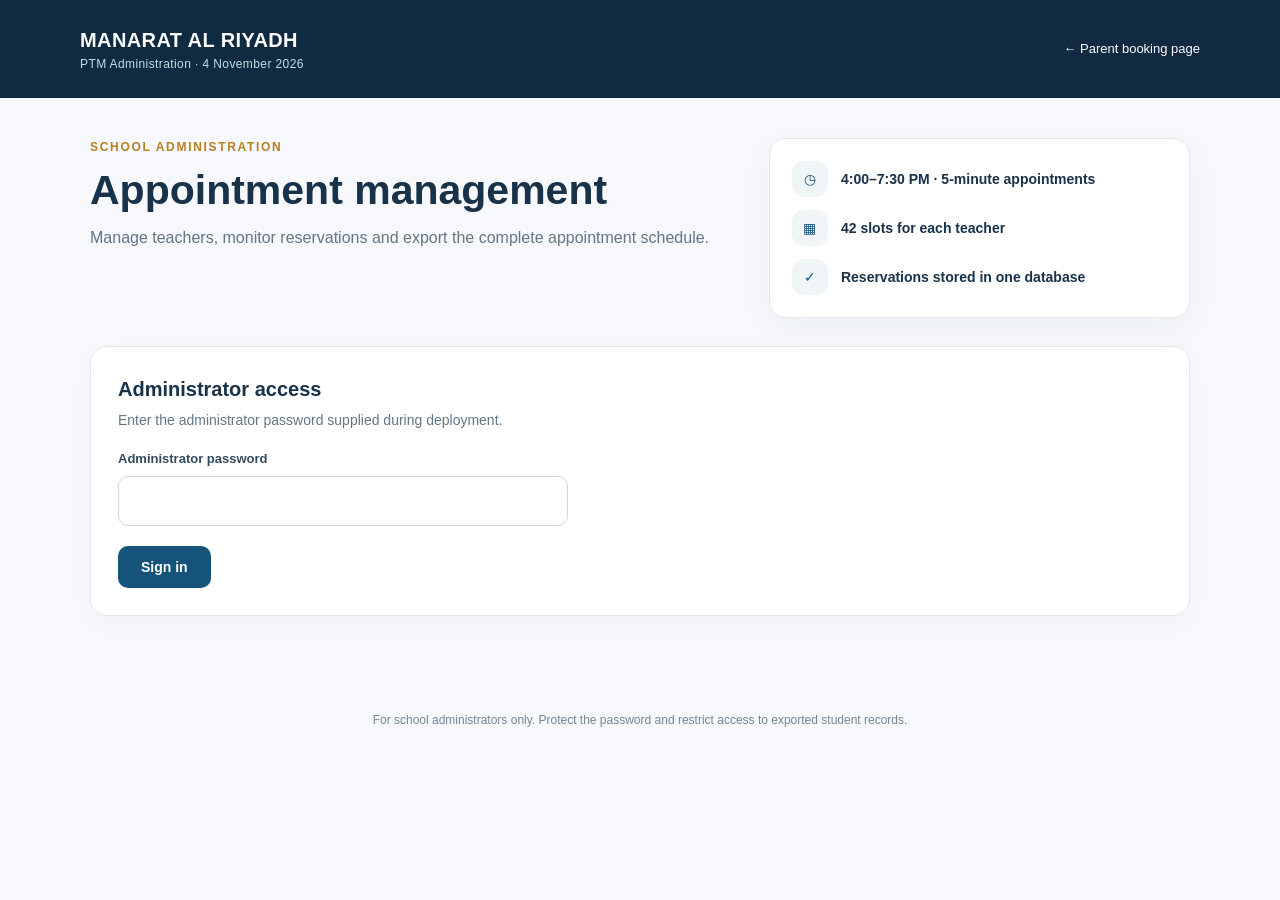
<file: static/admin.html>
<!doctype html>

<html lang="en"><head><meta charset="utf-8"/><meta content="width=device-width, initial-scale=1" name="viewport"/><title>PTM Administration</title><link href="/static/style.css" rel="stylesheet"/></head><body><header><div class="brand">MANARAT AL RIYADH<small>PTM Administration · 4 November 2026</small></div><a href="/">← Parent booking page</a></header><main><div class="hero"><div><div class="eyebrow">School administration</div><h1>Appointment management</h1><p>Manage teachers, monitor reservations and export the complete appointment schedule.</p></div><div class="summary"><div><span class="dot">◷</span><strong>4:00–7:30 PM · 5-minute appointments</strong></div><div><span class="dot">▦</span><strong>42 slots for each teacher</strong></div><div><span class="dot">✓</span><strong>Reservations stored in one database</strong></div></div></div><section class="panel" id="login"><h2>Administrator access</h2><p>Enter the administrator password supplied during deployment.</p><div style="max-width:450px"><label for="password">Administrator password</label><input autocomplete="current-password" id="password" type="password"/><div class="actions"><button class="btn" id="signin">Sign in</button></div></div><div class="alert hidden" id="loginError"></div></section><div class="hidden" id="dashboard"><div class="statgrid"><div class="stat"><strong id="teachersCount">0</strong><small>Active teachers</small></div><div class="stat"><strong id="bookingsCount">0</strong><small>Confirmed appointments</small></div><div class="stat"><strong id="remaining">0</strong><small>Remaining appointments</small></div></div>
<section class="panel" id="teacherLogPanel">
<div class="toolbar log-heading">
<div>
<div class="eyebrow">For teachers · Staff handout</div>
<h2>Teacher meeting lists &amp; attendance log</h2>
<p>Prepare a confidential appointment list for each teacher, ready to print or save as PDF. New bookings appear after refreshing.</p>
</div>
<button class="btn secondary" id="logReload" type="button">↻ Refresh bookings</button>
</div>
<div class="log-control-grid">
<div>
<label for="logTeacher">Teacher</label>
<select aria-label="Select a teacher for a printable appointment list" id="logTeacher"><option value="all">All teachers with bookings</option></select>
</div>
<div>
<label for="logSearch">Search appointments</label>
<input id="logSearch" placeholder="Student, class or parent" type="search"/>
</div>
<label class="log-toggle" for="logEmpty">
<input id="logEmpty" type="checkbox"/>
<span>Show unbooked 5-minute slots (individual teacher only)</span>
</label>
</div>
<div class="log-summary">
<span aria-live="polite" id="logCount">No appointments loaded</span>
<small id="logUpdated">Sign in to load the log</small>
</div>
<div class="log-buttons">
<button class="btn" id="logPrint" type="button">Print teacher list / Save as PDF</button>
<button class="btn secondary" id="logCsv" type="button">Download selected list (CSV)</button>
<button class="btn secondary" id="logAllCsv" type="button">Download all teacher bookings (CSV)</button>
</div>
<p class="log-help">Printed lists include meeting time, student, class, parent, and spaces for attendance and follow-up notes. Phone numbers and email addresses are excluded from staff handouts.</p>
<div class="tablewrap"><table class="table log-table">
<thead><tr><th>Time</th><th>Teacher</th><th>Student</th><th>Grade / class</th><th>Parent</th><th>Attendance</th></tr></thead>
<tbody id="logRows"><tr><td colspan="6">Sign in to view appointment lists.</td></tr></tbody>
</table></div>
<div class="alert hidden" id="logError"></div>
</section>
<section class="panel"><h2>Add a teacher</h2><p>Each teacher automatically receives 42 independent 5-minute appointments.</p><form class="fields" id="addTeacher"><div><label>Teacher name</label><input minlength="2" name="name" placeholder="Full teacher name" required=""/></div><div><label>Subject</label><input name="subject" placeholder="e.g. Mathematics"/></div><div><label>School section</label><input name="section" placeholder="e.g. Boys High School"/></div><div style="align-self:end"><button class="btn">Add teacher</button></div></form><div class="alert hidden" id="teacherMsg"></div><hr style="border:0;border-top:1px solid #e2e8ee;margin:25px 0"/><h2>Import teacher list</h2><p>Upload or paste CSV containing <code>name,subject,section</code> columns. Existing names are skipped.</p><input accept=".csv,text/csv" id="teacherFile" type="file"/><div class="actions"><button class="btn secondary" id="importBtn">Import teachers from CSV</button></div><div class="alert hidden" id="importMsg"></div></section><section class="panel"><div class="toolbar"><h2>Teachers</h2><button class="btn secondary" id="reload">Refresh</button></div><div class="tablewrap"><table class="table"><thead><tr><th>Name</th><th>Subject</th><th>Section</th><th>Status</th><th>Action</th></tr></thead><tbody id="teacherRows"></tbody></table></div></section><section class="panel"><div class="toolbar"><h2>Confirmed bookings</h2><div style="display:flex;gap:10px;flex-wrap:wrap"><input id="filter" placeholder="Search bookings"/><button class="btn" id="export">Export CSV</button></div></div><div class="tablewrap"><table class="table"><thead><tr><th>Time</th><th>Teacher</th><th>Parent</th><th>Student</th><th>Grade</th><th>Email</th><th>Phone</th><th>Action</th></tr></thead><tbody id="bookingRows"></tbody></table></div></section></div></main><footer>For school administrators only. Protect the password and restrict access to exported student records.</footer><div aria-hidden="true" id="printArea"></div><script src="/static/admin.js"></script></body></html>
</file>
<file: static/style.css>
:root{--navy:#102a42;--blue:#16537a;--gold:#dfb45b;--line:#e2e8ee;--ink:#183249;--muted:#637686;--paper:#f6f8fb;--white:#fff}*{box-sizing:border-box}body{margin:0;background:var(--paper);color:var(--ink);font-family:'Segoe UI',Arial,sans-serif;line-height:1.5}header{background:var(--navy);color:white;padding:25px max(22px,calc((100vw - 1120px)/2));display:flex;justify-content:space-between;align-items:center;gap:20px}header .brand{font-weight:750;letter-spacing:.02em;font-size:20px}header small{display:block;font-size:12px;color:#cbdbe5;font-weight:400}header a{color:white;font-size:13px;text-decoration:none}main{width:min(1100px,calc(100% - 34px));margin:40px auto 75px}.hero{display:grid;grid-template-columns:1.4fr .9fr;gap:24px;align-items:stretch;margin-bottom:28px}.hero h1{font-size:clamp(28px,3.5vw,41px);line-height:1.17;margin:11px 0}.hero p{color:var(--muted);margin:0}.eyebrow{letter-spacing:.14em;text-transform:uppercase;color:#b68022;font-size:12px;font-weight:750}.summary{background:white;border:1px solid var(--line);box-shadow:0 10px 35px #102a420a;border-radius:16px;padding:22px;display:grid;align-content:center;gap:13px}.summary div{display:flex;gap:13px;align-items:center;font-size:14px}.summary strong{font-weight:650}.dot{background:#f0f5f8;width:36px;height:36px;display:grid;place-items:center;border-radius:12px;color:var(--blue)}.panel{background:white;border:1px solid var(--line);border-radius:17px;padding:27px;box-shadow:0 8px 25px #102a4207;margin-bottom:20px}.panel h2{font-size:20px;margin:0 0 6px}.panel p{color:var(--muted);font-size:14px;margin:0 0 18px}.steps{display:flex;gap:10px;align-items:center;margin:24px 0}.step{display:flex;align-items:center;gap:8px;color:#758b9b;font-size:13px}.step b{height:28px;width:28px;border-radius:50%;display:grid;place-items:center;background:#e5ecf1}.step.active{color:var(--blue);font-weight:700}.step.active b{background:var(--blue);color:white}.step hr{width:34px;border:0;border-top:1px solid #d3dfe7;margin:0}label{display:block;font-size:13px;font-weight:700;color:#334b5e;margin-bottom:7px}input,select,textarea{font:inherit;padding:12px 14px;border-radius:10px;border:1px solid #cbd8e2;background:white;color:var(--ink);width:100%;outline:none}input:focus,select:focus,textarea:focus{border-color:#1677a0;box-shadow:0 0 0 3px #1677a018}.fields{display:grid;grid-template-columns:1fr 1fr;gap:16px}.fields>*{min-width:0}.full{grid-column:1/-1}.slots{display:grid;grid-template-columns:repeat(6,1fr);gap:10px}.slot{background:#f2f7fa;border:1px solid #d7e6ee;color:#155575;border-radius:9px;padding:12px 5px;font-weight:700;cursor:pointer}.slot:hover:not(:disabled){background:#e4f1f7}.slot.selected{background:#155575;color:white}.slot:disabled{background:#f5f6f7;color:#afbbc4;cursor:not-allowed;text-decoration:line-through}.slot:focus-visible,button:focus-visible{outline:3px solid #d0a448;outline-offset:2px}.legend{display:flex;gap:20px;color:#718594;font-size:12px;margin:14px 0 0}.legend span::before{content:'';display:inline-block;height:10px;width:10px;border-radius:3px;background:#d8e8f0;margin-right:6px}.legend span:nth-child(2)::before{background:#dadde2}.actions{display:flex;gap:12px;margin-top:20px;align-items:center}.btn{border:0;background:var(--blue);color:white;border-radius:10px;padding:13px 23px;cursor:pointer;font-weight:700;font-size:14px}.btn:hover{filter:brightness(1.08)}.btn.secondary{background:#e7eff4;color:var(--ink)}.btn.danger{background:#9d3c41}.btn:disabled{opacity:.5;cursor:not-allowed}.alert{padding:13px 16px;background:#fdf1e8;border:1px solid #f4d1aa;color:#7a4410;border-radius:10px;margin-top:16px;font-size:14px}.ok{background:#e7f5ed;border-color:#b9dfc8;color:#266245}.hidden{display:none!important}.confirmation{text-align:center;padding:24px}.confirmation .check{font-size:38px;background:#e8f6ed;color:#24734a;border-radius:50%;width:84px;height:84px;display:grid;place-items:center;margin:0 auto 12px}.confirmation h2{font-size:28px}.confirmation .ticket{background:#f3f7f9;border:1px dashed #b7cdd9;border-radius:12px;max-width:440px;margin:22px auto;padding:20px;text-align:left}.confirmation .ticket div{margin:7px 0}footer{text-align:center;color:#748697;padding:20px;font-size:12px}.toolbar{display:flex;justify-content:space-between;gap:12px;align-items:center;flex-wrap:wrap}.toolbar input{width:250px}.tablewrap{overflow:auto}.table{width:100%;border-collapse:collapse;font-size:13px}.table th,.table td{padding:12px 10px;text-align:left;white-space:nowrap;border-bottom:1px solid var(--line)}.table th{background:#f1f5f8;color:#516879;font-size:12px}.table .btn{padding:7px 12px;font-size:12px}.statgrid{display:grid;grid-template-columns:repeat(3,1fr);gap:14px;margin:20px 0}.stat{padding:20px;border:1px solid var(--line);border-radius:12px}.stat strong{display:block;font-size:29px;color:var(--blue)}.stat small{color:var(--muted)}.subtle{color:var(--muted);font-size:13px}@media(max-width:720px){header{padding:17px 19px}.hero{grid-template-columns:1fr}.slots{grid-template-columns:repeat(3,1fr)}.panel{padding:20px}.fields{grid-template-columns:1fr}.steps hr{width:10px}.statgrid{grid-template-columns:1fr 1fr}.toolbar input{width:100%}}
/* Administrator-only meeting log and staff printouts */
.log-heading { align-items:flex-start; margin-bottom:16px }
.log-heading h2 { margin-top:4px }
.log-heading p { max-width:740px }
.log-control-grid { display:grid;grid-template-columns:minmax(230px,1fr) minmax(220px,1fr);gap:14px;align-items:end }
.log-toggle { display:flex;align-items:center;gap:9px;grid-column:1/-1;margin:0 0 1px;font-weight:500;color:var(--muted);font-size:13px }
.log-toggle input { width:18px;height:18px;accent-color:var(--blue);flex:none }
.log-toggle input:disabled + span { opacity:.55 }
.log-summary { display:flex;justify-content:space-between;gap:8px;align-items:center;flex-wrap:wrap;border-top:1px solid var(--line);margin-top:17px;padding-top:14px;color:var(--ink);font-size:13px }
.log-summary span { font-weight:750 }
.log-summary small { color:var(--muted) }
.log-buttons { display:flex;gap:9px;flex-wrap:wrap;margin:18px 0 }
.log-buttons .btn { padding:10px 15px }
.panel .log-help { font-size:12px;margin:0 0 14px;color:var(--muted) }
.log-table tbody tr:nth-child(even) { background:#fbfcfd }
.log-table .empty-slot td { color:#90a0ac;background:#f8fafb }
.log-checkbox { display:inline-block;width:15px;height:15px;border:1px solid #8e9fae;border-radius:2px }
#printArea { display:none }
@media (max-width:720px) { .log-control-grid {grid-template-columns:1fr}.log-buttons { flex-direction:column }.log-buttons .btn {width:100%} }
@page { size:A4 portrait;margin:12mm 12mm 14mm }
@media print {
  body { color:#111!important;background:#fff!important;font-family:Arial,sans-serif!important;font-size:9pt!important }
  body > header, body > main, body > footer { display:none!important }
  #printArea { display:block!important;position:static!important }
  .teacher-print-sheet { page-break-after:always;break-after:page }
  .teacher-print-sheet:last-child { page-break-after:auto;break-after:auto }
  .print-school {font-size:10pt;font-weight:700;letter-spacing:.04em;color:#153f5d;padding-bottom:6px;border-bottom:2px solid #153f5d}
  .teacher-print-sheet h1 {font-size:15pt!important;margin:10px 0!important;color:#183249}
  .print-meta { display:grid;grid-template-columns:1fr 1fr;gap:5px 12px;padding:9px 0 12px;font-size:9pt }
  .print-meta strong {margin-right:5px;color:#445;display:inline-block;min-width:76px}
  .print-table {width:100%;border-collapse:collapse;table-layout:fixed;font-size:8pt}
  .print-table th,.print-table td {border:1px solid #777;padding:5px 5px;overflow-wrap:break-word;text-align:left;vertical-align:top}
  .print-table th {background:#eaf0f5!important;-webkit-print-color-adjust:exact;print-color-adjust:exact}
  .print-table th:nth-child(1) {width:18%}.print-table th:nth-child(2) {width:20%}
  .print-table th:nth-child(3) {width:14%}.print-table th:nth-child(4) {width:20%}
  .print-table th:nth-child(5) {width:10%}.print-table th:nth-child(6) {width:18%}
  .print-table thead {display:table-header-group}
  .print-table tr {break-inside:avoid;page-break-inside:avoid}
  .print-tick {text-align:center!important;font-size:14pt}
  .print-open {color:#888}
  .print-footer {display:flex;justify-content:space-between;gap:15px;margin-top:18px;font-size:8pt;color:#445}
}
</file>
